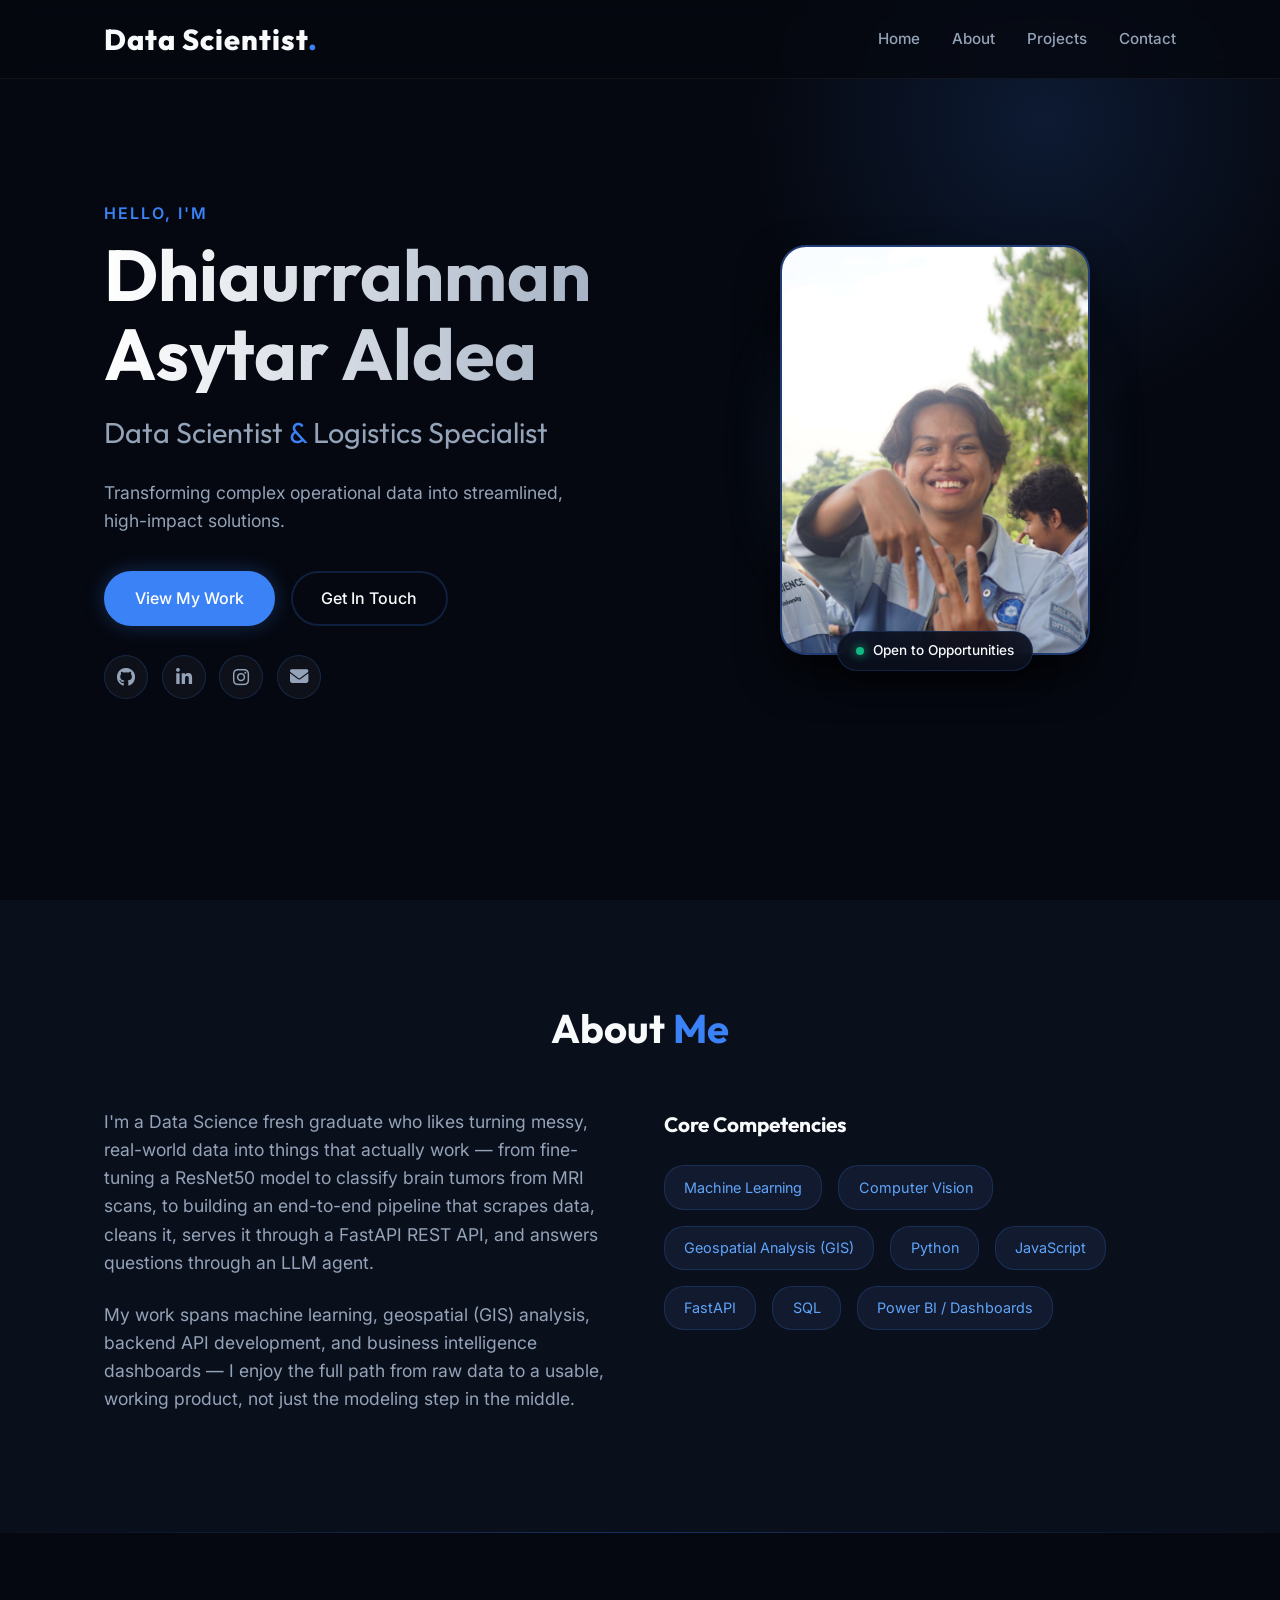
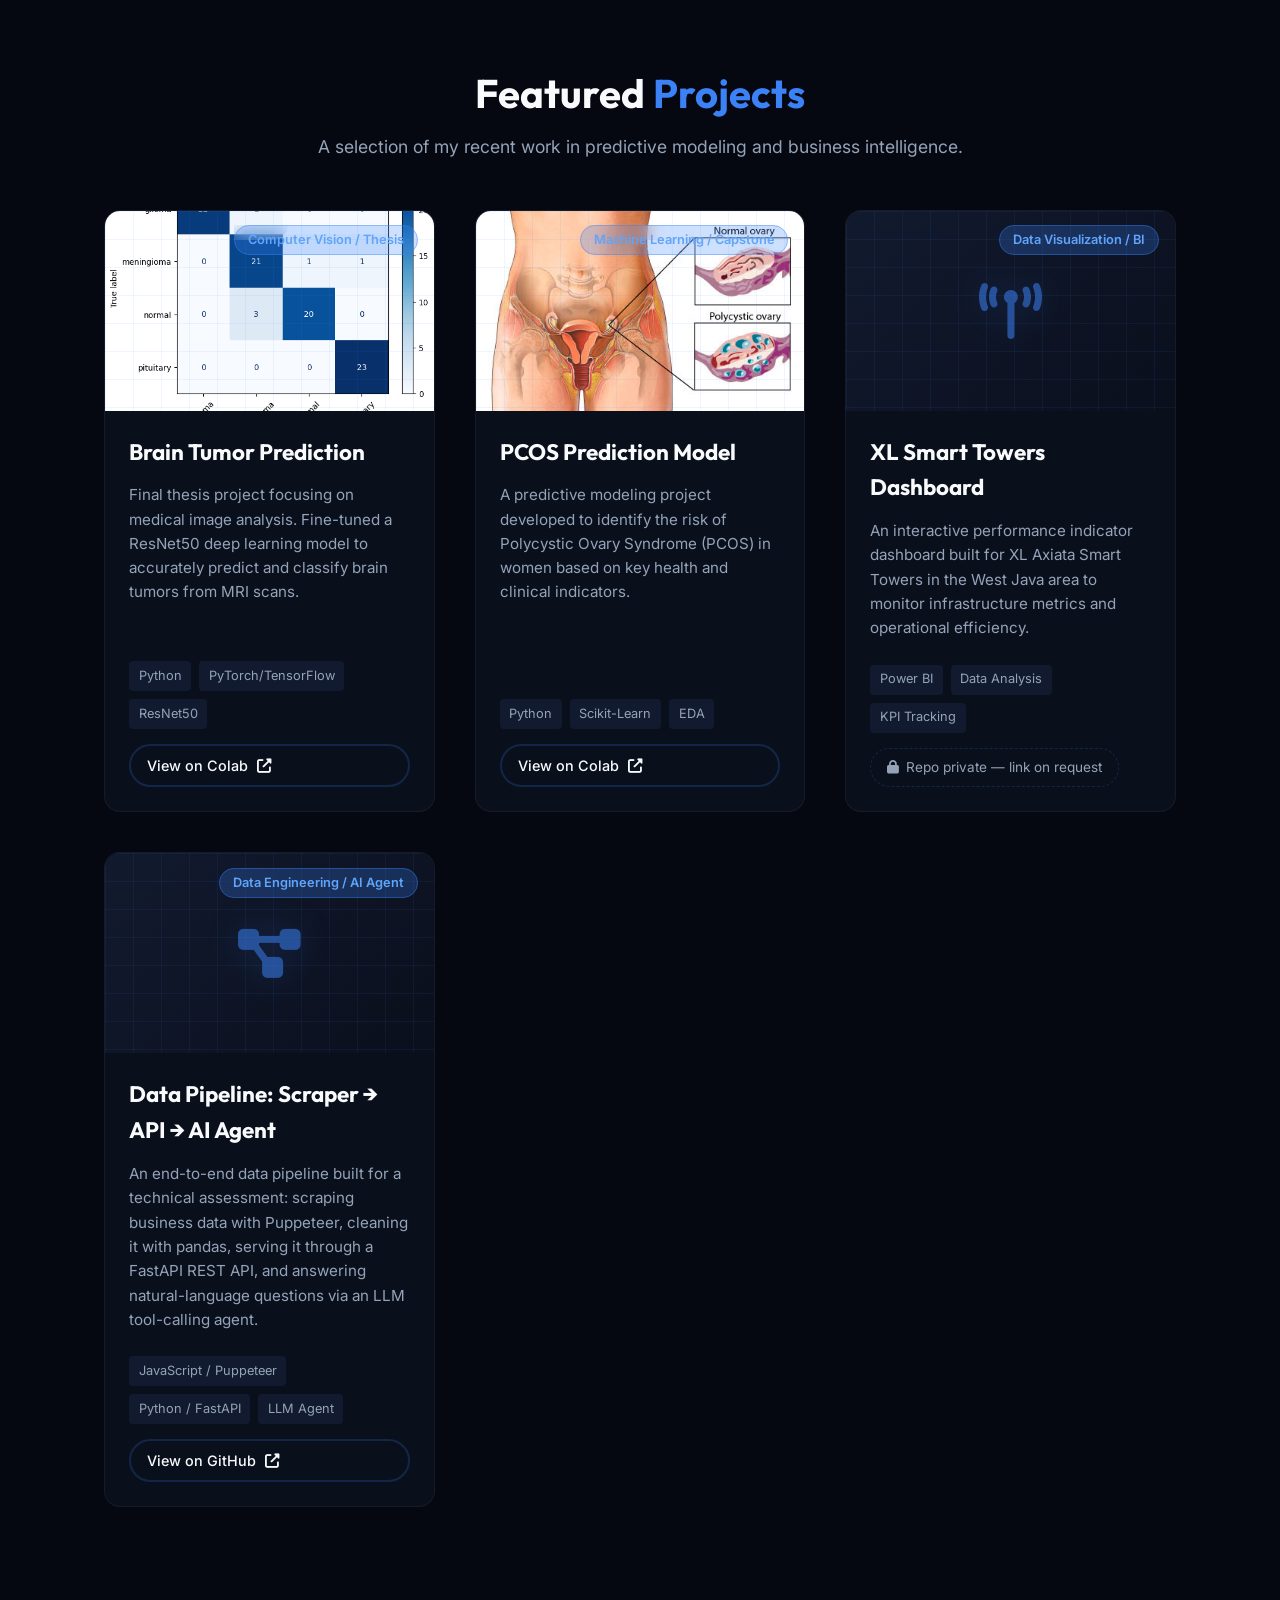
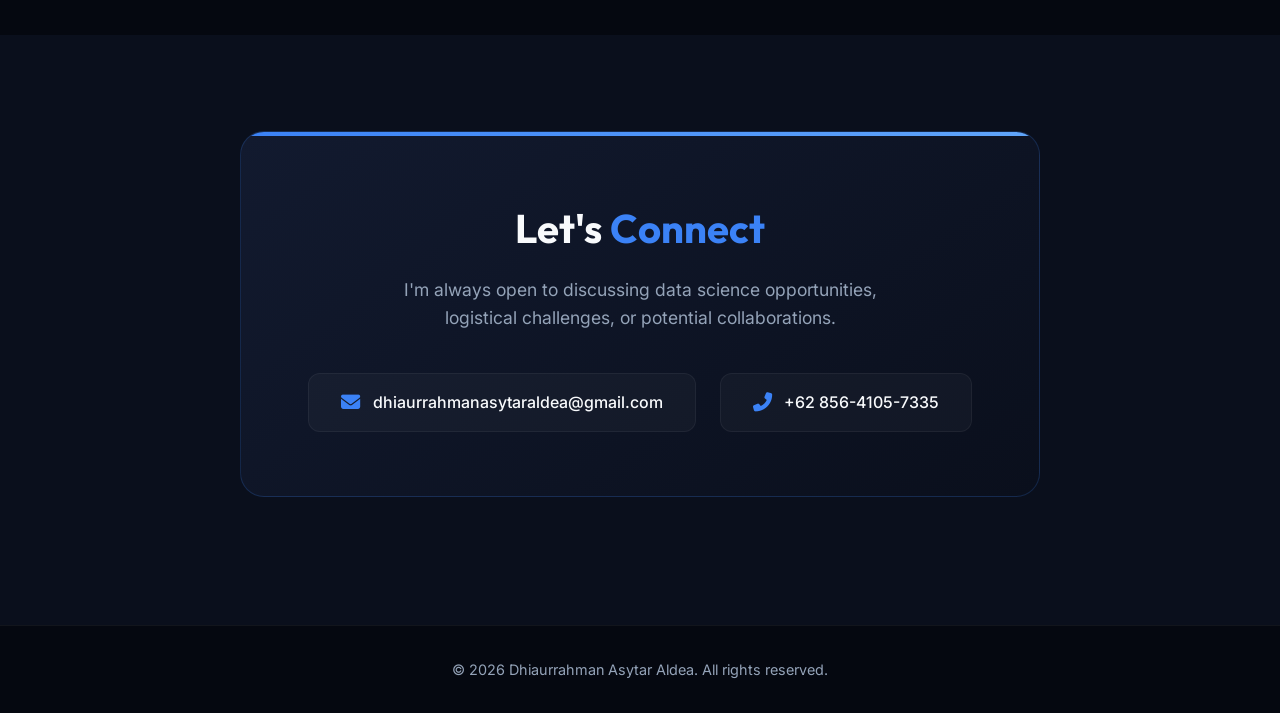
<file: index.html>
<!DOCTYPE html>
<html lang="en">

<head>
    <meta charset="UTF-8">
    <meta name="viewport" content="width=device-width, initial-scale=1.0">
    <title>Dhiaurrahman Asytar Aldea | Data Science Portfolio</title>
    <meta name="description"
        content="Portfolio of Dhiaurrahman Asytar Aldea, a Data Science fresh graduate specializing in organizational logistics, machine learning, and statistical analysis.">

    <!-- Google Fonts -->
    <link rel="preconnect" href="https://fonts.googleapis.com">
    <link rel="preconnect" href="https://fonts.gstatic.com" crossorigin>
    <link
        href="https://fonts.googleapis.com/css2?family=Inter:wght@300;400;500;600&family=Outfit:wght@400;600;800&display=swap"
        rel="stylesheet">

    <!-- Font Awesome -->
    <link rel="stylesheet" href="https://cdnjs.cloudflare.com/ajax/libs/font-awesome/6.4.0/css/all.min.css">

    <link rel="stylesheet" href="style.css">
</head>

<body>
    <!-- Navigation -->
    <nav class="navbar">
        <div class="nav-container">
            <a href="#home" class="logo">Data Scientist<span class="dot">.</span></a>
            <ul class="nav-links">
                <li><a href="#home">Home</a></li>
                <li><a href="#about">About</a></li>
                <li><a href="#projects">Projects</a></li>
                <li><a href="#contact">Contact</a></li>
            </ul>
            <div class="hamburger">
                <i class="fas fa-bars"></i>
            </div>
        </div>
    </nav>

    <!-- Hero Section -->
    <section id="home" class="hero">
        <div class="hero-inner">
            <div class="hero-content fade-in-up">
                <p class="greeting">Hello, I'm</p>
                <h1 class="name">Dhiaurrahman<br>Asytar Aldea</h1>
                <h2 class="title">Data Scientist <span class="highlight">&</span> Logistics Specialist</h2>
                <p class="short-bio">Transforming complex operational data into streamlined, high-impact solutions.</p>
                <div class="hero-cta">
                    <a href="#projects" class="btn btn-primary">View My Work</a>
                    <a href="#contact" class="btn btn-outline">Get In Touch</a>
                </div>
                <div class="hero-socials">
                    <a href="https://github.com/DhiaurrahmanAldea" target="_blank" rel="noopener noreferrer" aria-label="GitHub" class="social-icon" title="GitHub">
                        <i class="fab fa-github"></i>
                    </a>
                    <a href="https://www.linkedin.com/in/dhiaurrahman-asytar-aldea-9032a727b" target="_blank" rel="noopener noreferrer" aria-label="LinkedIn" class="social-icon" title="LinkedIn">
                        <i class="fab fa-linkedin-in"></i>
                    </a>
                    <a href="https://www.instagram.com/da.aldea/" target="_blank" rel="noopener noreferrer" aria-label="Instagram" class="social-icon" title="Instagram">
                        <i class="fab fa-instagram"></i>
                    </a>
                    <a href="mailto:dhiaurrahmanasytaraldea@gmail.com" aria-label="Email" class="social-icon" title="Email">
                        <i class="fas fa-envelope"></i>
                    </a>
                </div>
            </div>
            <div class="hero-visual fade-in">
                <div class="hero-avatar-wrapper">
                    <div class="avatar-glow"></div>
                    <div class="avatar-frame">
                        <img src="media/DSC08643.jpg" alt="Dhiaurrahman Asytar Aldea" class="hero-avatar-img">
                    </div>
                    <div class="avatar-badge">
                        <span class="status-indicator"></span>
                        <span>Open to Opportunities</span>
                    </div>
                </div>
            </div>
        </div>
    </section>

    <!-- About Section -->
    <section id="about" class="about">
        <div class="section-container">
            <div class="section-header fade-in-up">
                <h2>About <span class="highlight">Me</span></h2>
            </div>
            <div class="about-content">
                <div class="about-text fade-in-up delay-1">
                    <p>I'm a Data Science fresh graduate who likes turning messy, real-world data into things that
                        actually work — from fine-tuning a ResNet50 model to classify brain tumors from MRI scans, to
                        building an end-to-end pipeline that scrapes data, cleans it, serves it through a FastAPI
                        REST API, and answers questions through an LLM agent.</p>
                    <p>My work spans machine learning, geospatial (GIS) analysis, backend API development, and
                        business intelligence dashboards — I enjoy the full path from raw data to a usable, working
                        product, not just the modeling step in the middle.</p>
                </div>
                <div class="skills-container fade-in-up delay-2">
                    <h3>Core Competencies</h3>
                    <div class="skills-grid">
                        <div class="skill-item">Machine Learning</div>
                        <div class="skill-item">Computer Vision</div>
                        <div class="skill-item">Geospatial Analysis (GIS)</div>
                        <div class="skill-item">Python</div>
                        <div class="skill-item">JavaScript</div>
                        <div class="skill-item">FastAPI</div>
                        <div class="skill-item">SQL</div>
                        <div class="skill-item">Power BI / Dashboards</div>
                    </div>
                </div>
            </div>
        </div>
    </section>

    <!-- Projects Section -->
    <section id="projects" class="projects">
        <div class="section-container">
            <div class="section-header fade-in-up">
                <h2>Featured <span class="highlight">Projects</span></h2>
                <p>A selection of my recent work in predictive modeling and business intelligence.</p>
            </div>

            <div class="projects-grid">
                <!-- Project 1: Brain Tumor Prediction -->
                <div class="project-card fade-in-up delay-1">
                    <div class="project-image">
                        <img src="media/ResNet.png" alt="Brain Tumor Prediction ResNet50" class="project-thumb">
                        <div class="project-overlay">
                            <span class="project-category">Computer Vision / Thesis</span>
                        </div>
                    </div>
                    <div class="project-info">
                        <h3>Brain Tumor Prediction</h3>
                        <p>Final thesis project focusing on medical image analysis. Fine-tuned a ResNet50 deep learning
                            model to accurately predict and classify brain tumors from MRI scans.</p>
                        <div class="project-tech">
                            <span>Python</span>
                            <span>PyTorch/TensorFlow</span>
                            <span>ResNet50</span>
                        </div>
                        <a href="https://colab.research.google.com/drive/1M1V9ptyN9FBtUYHw3OEoLp2GEwbb3Dez"
                            class="btn btn-outline" target="_blank" rel="noopener"
                            style="margin-top: 15px; display: inline-block; padding: 8px 16px; font-size: 0.9rem;">View
                            on Colab <i class="fas fa-external-link-alt" style="margin-left: 5px;"></i></a>
                    </div>
                </div>

                <!-- Project 2: PCOS Prediction -->
                <div class="project-card fade-in-up delay-2">
                    <div class="project-image">
                        <img src="media/pcos.jpg" alt="PCOS Prediction Model" class="project-thumb">
                        <div class="project-overlay">
                            <span class="project-category">Machine Learning / Capstone</span>
                        </div>
                    </div>
                    <div class="project-info">
                        <h3>PCOS Prediction Model</h3>
                        <p>A predictive modeling project developed to identify the risk of Polycystic Ovary Syndrome
                            (PCOS) in women based on key health and clinical indicators.</p>
                        <div class="project-tech">
                            <span>Python</span>
                            <span>Scikit-Learn</span>
                            <span>EDA</span>
                        </div>
                        <a href="https://colab.research.google.com/drive/15jOlFzkjnDXB_-VZljCdGW3VH4mH2Wak"
                            class="btn btn-outline" target="_blank" rel="noopener"
                            style="margin-top: 15px; display: inline-block; padding: 8px 16px; font-size: 0.9rem;">View
                            on Colab <i class="fas fa-external-link-alt" style="margin-left: 5px;"></i></a>
                    </div>
                </div>

                <!-- Project 3: XL Smart Towers Dashboard -->
                <div class="project-card fade-in-up delay-3">
                    <div class="project-image">
                        <i class="fas fa-tower-broadcast"></i>
                        <div class="project-overlay">
                            <span class="project-category">Data Visualization / BI</span>
                        </div>
                    </div>
                    <div class="project-info">
                        <h3>XL Smart Towers Dashboard</h3>
                        <p>An interactive performance indicator dashboard built for XL Axiata Smart Towers in the West
                            Java area to monitor infrastructure metrics and operational efficiency.</p>
                        <div class="project-tech">
                            <span>Power BI</span>
                            <span>Data Analysis</span>
                            <span>KPI Tracking</span>
                        </div>
                        <span class="project-cta-pending"><i class="fas fa-lock"></i> Repo private — link on
                            request</span>
                    </div>
                </div>

                <!-- Project 4: Urbansolv Data Pipeline -->
                <div class="project-card fade-in-up delay-1">
                    <div class="project-image">
                        <i class="fas fa-diagram-project"></i>
                        <div class="project-overlay">
                            <span class="project-category">Data Engineering / AI Agent</span>
                        </div>
                    </div>
                    <div class="project-info">
                        <h3>Data Pipeline: Scraper → API → AI Agent</h3>
                        <p>An end-to-end data pipeline built for a technical assessment: scraping business data with
                            Puppeteer, cleaning it with pandas, serving it through a FastAPI REST API, and answering
                            natural-language questions via an LLM tool-calling agent.</p>
                        <div class="project-tech">
                            <span>JavaScript / Puppeteer</span>
                            <span>Python / FastAPI</span>
                            <span>LLM Agent</span>
                        </div>
                        <a href="https://github.com/DhiaurrahmanAldea/Test-Case-AI-Engineer-Urbansolv"
                            class="btn btn-outline" target="_blank" rel="noopener"
                            style="margin-top: 15px; display: inline-block; padding: 8px 16px; font-size: 0.9rem;">View
                            on GitHub <i class="fas fa-external-link-alt" style="margin-left: 5px;"></i></a>
                    </div>
                </div>
            </div>
        </div>
    </section>

    <!-- Contact Section -->
    <section id="contact" class="contact">
        <div class="section-container">
            <div class="contact-box fade-in-up">
                <h2>Let's <span class="highlight">Connect</span></h2>
                <p>I'm always open to discussing data science opportunities, logistical challenges, or potential
                    collaborations.</p>
                <div class="contact-links">
                    <a href="mailto:dhiaurrahmanasytaraldea@gmail.com" class="contact-item">
                        <i class="fas fa-envelope"></i>
                        <span>dhiaurrahmanasytaraldea@gmail.com</span>
                    </a>
                    <a href="tel:+6285641057335" class="contact-item">
                        <i class="fas fa-phone-alt"></i>
                        <span>+62 856-4105-7335</span>
                    </a>
                </div>
            </div>
        </div>
    </section>

    <!-- Footer -->
    <footer>
        <div class="footer-content">
            <p>&copy; 2026 Dhiaurrahman Asytar Aldea. All rights reserved.</p>
        </div>
    </footer>

    <script src="script.js"></script>
</body>

</html>
</file>
<file: style.css>
:root {
    --bg-color: #050810;
    --surface-color: #0a0f1c;
    --surface-light: #121a2f;
    --primary-color: #3b82f6;
    --accent-color: #60a5fa;
    --text-main: #f8fafc;
    --text-muted: #94a3b8;
    --border-color: rgba(59, 130, 246, 0.2);
    --glow: 0 0 20px rgba(59, 130, 246, 0.3);
}

* {
    margin: 0;
    padding: 0;
    box-sizing: border-box;
}

html {
    scroll-behavior: smooth;
}

body {
    font-family: 'Inter', sans-serif;
    background-color: var(--bg-color);
    color: var(--text-main);
    line-height: 1.6;
    overflow-x: hidden;
}

h1, h2, h3, h4, .logo, .name, .title {
    font-family: 'Outfit', sans-serif;
}

a {
    text-decoration: none;
    color: inherit;
}

ul {
    list-style: none;
}

.highlight {
    color: var(--primary-color);
}

/* Typography & Utilities */
.section-container {
    max-width: 1200px;
    margin: 0 auto;
    padding: 0 5%;
}

.section-header {
    margin-bottom: 3rem;
    text-align: center;
}

.section-header h2 {
    font-size: 2.5rem;
    margin-bottom: 0.5rem;
}

.section-header p {
    color: var(--text-muted);
    font-size: 1.1rem;
}

/* Buttons */
.btn {
    display: inline-block;
    padding: 0.8rem 1.8rem;
    border-radius: 30px;
    font-weight: 500;
    transition: all 0.3s ease;
    cursor: pointer;
}

.btn-primary {
    background-color: var(--primary-color);
    color: #fff;
    border: 2px solid var(--primary-color);
    box-shadow: var(--glow);
}

.btn-primary:hover {
    background-color: transparent;
    color: var(--primary-color);
    box-shadow: none;
}

.btn-outline {
    background-color: transparent;
    color: var(--text-main);
    border: 2px solid var(--border-color);
}

.btn-outline:hover {
    border-color: var(--primary-color);
    color: var(--primary-color);
}

/* Navigation */
.navbar {
    position: fixed;
    top: 0;
    width: 100%;
    z-index: 1000;
    background: rgba(5, 8, 16, 0.8);
    backdrop-filter: blur(10px);
    border-bottom: 1px solid rgba(255, 255, 255, 0.05);
    transition: all 0.3s ease;
}

.nav-container {
    display: flex;
    justify-content: space-between;
    align-items: center;
    max-width: 1200px;
    margin: 0 auto;
    padding: 1rem 5%;
}

.logo {
    font-size: 1.8rem;
    font-weight: 800;
    letter-spacing: 1px;
}

.logo .dot {
    color: var(--primary-color);
}

.nav-links {
    display: flex;
    gap: 2rem;
}

.nav-links a {
    font-size: 0.95rem;
    font-weight: 500;
    color: var(--text-muted);
    transition: color 0.3s ease;
}

.nav-links a:hover {
    color: var(--primary-color);
}

.hamburger {
    display: none;
    font-size: 1.5rem;
    cursor: pointer;
    color: var(--text-main);
}

/* Hero Section */
.hero {
    min-height: 100vh;
    position: relative;
    overflow: hidden;
}

.hero::before {
    content: '';
    position: absolute;
    top: -20%;
    right: -5%;
    width: 600px;
    height: 600px;
    background: radial-gradient(circle, rgba(59,130,246,0.15) 0%, rgba(5,8,16,0) 70%);
    z-index: 0;
    pointer-events: none;
}

.hero-inner {
    display: flex;
    align-items: center;
    max-width: 1200px;
    margin: 0 auto;
    padding: 0 5%;
    min-height: 100vh;
    position: relative;
    z-index: 1;
}

.hero-content {
    flex: 1.1;
    z-index: 1;
}

.greeting {
    color: var(--primary-color);
    font-weight: 600;
    letter-spacing: 2px;
    margin-bottom: 0.5rem;
    text-transform: uppercase;
}

.name {
    font-size: 4.5rem;
    line-height: 1.1;
    margin-bottom: 1rem;
    background: linear-gradient(to right, #fff, #94a3b8);
    -webkit-background-clip: text;
    background-clip: text;
    -webkit-text-fill-color: transparent;
}

.title {
    font-size: 1.8rem;
    color: var(--text-muted);
    margin-bottom: 1.5rem;
    font-weight: 400;
}

.short-bio {
    font-size: 1.1rem;
    color: var(--text-muted);
    max-width: 500px;
    margin-bottom: 2.2rem;
}

.hero-cta {
    display: flex;
    gap: 1rem;
}

/* Hero Socials */
.hero-socials {
    display: flex;
    gap: 0.85rem;
    margin-top: 1.8rem;
    align-items: center;
}

.social-icon {
    width: 44px;
    height: 44px;
    border-radius: 50%;
    background: rgba(255, 255, 255, 0.04);
    border: 1px solid var(--border-color);
    display: inline-flex;
    align-items: center;
    justify-content: center;
    color: var(--text-muted);
    font-size: 1.15rem;
    transition: all 0.3s cubic-bezier(0.4, 0, 0.2, 1);
}

.social-icon:hover {
    color: #ffffff;
    background: var(--primary-color);
    border-color: var(--accent-color);
    box-shadow: 0 0 16px rgba(59, 130, 246, 0.5);
    transform: translateY(-4px);
}

/* Hero Avatar Showcase */
.hero-visual {
    flex: 0.9;
    display: flex;
    justify-content: center;
    align-items: center;
}

.hero-avatar-wrapper {
    position: relative;
    width: 310px;
    height: 410px;
    display: flex;
    align-items: center;
    justify-content: center;
}

.avatar-glow {
    position: absolute;
    inset: -15px;
    background: radial-gradient(circle, rgba(59, 130, 246, 0.35) 0%, rgba(96, 165, 250, 0.1) 50%, transparent 70%);
    filter: blur(24px);
    border-radius: 36px;
    z-index: 0;
    animation: pulseGlow 4s ease-in-out infinite alternate;
}

@keyframes pulseGlow {
    0% {
        opacity: 0.55;
        transform: scale(0.96);
    }
    100% {
        opacity: 1;
        transform: scale(1.04);
    }
}

.avatar-frame {
    position: relative;
    width: 100%;
    height: 100%;
    border-radius: 26px;
    overflow: hidden;
    border: 2px solid rgba(59, 130, 246, 0.35);
    background: var(--surface-light);
    box-shadow: 0 20px 40px rgba(0, 0, 0, 0.6), inset 0 0 20px rgba(59, 130, 246, 0.2);
    z-index: 1;
    transition: border-color 0.4s ease, box-shadow 0.4s ease;
}

.hero-avatar-wrapper:hover .avatar-frame {
    border-color: var(--accent-color);
    box-shadow: 0 25px 50px rgba(0, 0, 0, 0.7), 0 0 30px rgba(59, 130, 246, 0.35);
}

.hero-avatar-img {
    width: 100%;
    height: 100%;
    object-fit: cover;
    object-position: center 15%;
    display: block;
    transition: transform 0.5s ease;
}

.hero-avatar-wrapper:hover .hero-avatar-img {
    transform: scale(1.03);
}

.avatar-badge {
    position: absolute;
    bottom: -16px;
    background: rgba(10, 15, 28, 0.92);
    backdrop-filter: blur(12px);
    border: 1px solid var(--border-color);
    padding: 0.5rem 1.1rem;
    border-radius: 30px;
    display: flex;
    align-items: center;
    gap: 0.6rem;
    font-size: 0.85rem;
    font-weight: 500;
    color: var(--text-main);
    box-shadow: 0 8px 25px rgba(0, 0, 0, 0.5);
    z-index: 2;
}

.status-indicator {
    width: 8px;
    height: 8px;
    border-radius: 50%;
    background-color: #10b981;
    box-shadow: 0 0 10px #10b981;
    animation: blink 2s infinite ease-in-out;
}

@keyframes blink {
    0%, 100% { opacity: 1; transform: scale(1); }
    50% { opacity: 0.4; transform: scale(0.85); }
}

/* About Section */
.about {
    padding: 6rem 0;
    background-color: var(--surface-color);
    position: relative;
}

.about::after {
    content: '';
    position: absolute;
    bottom: 0;
    left: 0;
    width: 100%;
    height: 1px;
    background: linear-gradient(90deg, transparent, rgba(59,130,246,0.3), transparent);
}

.about-content {
    display: grid;
    grid-template-columns: 1fr;
    gap: 3rem;
}

@media (min-width: 900px) {
    .about-content {
        grid-template-columns: 1fr 1fr;
        align-items: start;
    }
}

.about-text p {
    margin-bottom: 1.5rem;
    font-size: 1.1rem;
    color: var(--text-muted);
}

.skills-container h3 {
    margin-bottom: 1.5rem;
    font-size: 1.3rem;
}

.skills-grid {
    display: flex;
    flex-wrap: wrap;
    gap: 1rem;
}

.skill-item {
    background: var(--surface-light);
    border: 1px solid var(--border-color);
    padding: 0.6rem 1.2rem;
    border-radius: 20px;
    font-size: 0.9rem;
    color: var(--accent-color);
    transition: all 0.3s ease;
}

.skill-item:hover {
    transform: translateY(-3px);
    background: rgba(59, 130, 246, 0.1);
    box-shadow: var(--glow);
}

/* Projects Section */
.projects {
    padding: 8rem 0;
}

.projects-grid {
    display: grid;
    grid-template-columns: 1fr;
    gap: 2.5rem;
}

@media (min-width: 768px) {
    .projects-grid {
        grid-template-columns: repeat(auto-fit, minmax(300px, 1fr));
    }
}

.project-card {
    background: var(--surface-color);
    border-radius: 16px;
    overflow: hidden;
    border: 1px solid rgba(255, 255, 255, 0.05);
    transition: all 0.4s ease;
    display: flex;
    flex-direction: column;
}

.project-card:hover {
    transform: translateY(-10px);
    border-color: var(--border-color);
    box-shadow: 0 10px 30px rgba(0, 0, 0, 0.5);
}

.project-image {
    height: 200px;
    position: relative;
    display: flex;
    align-items: center;
    justify-content: center;
    background: linear-gradient(135deg, var(--surface-light) 0%, var(--surface-color) 100%);
    overflow: hidden;
}

.project-image::before {
    content: '';
    position: absolute;
    inset: 0;
    background-image:
        linear-gradient(rgba(59, 130, 246, 0.08) 1px, transparent 1px),
        linear-gradient(90deg, rgba(59, 130, 246, 0.08) 1px, transparent 1px);
    background-size: 28px 28px;
    z-index: 1;
    pointer-events: none;
}

.project-thumb {
    width: 100%;
    height: 100%;
    object-fit: cover;
    object-position: center;
    display: block;
    transition: transform 0.6s cubic-bezier(0.2, 0, 0.2, 1);
    z-index: 0;
}

.project-card:hover .project-thumb {
    transform: scale(1.08);
}

.project-image i {
    position: relative;
    font-size: 3.5rem;
    color: var(--primary-color);
    opacity: 0.55;
    filter: drop-shadow(0 0 18px rgba(59, 130, 246, 0.35));
    z-index: 1;
}

.project-overlay {
    position: absolute;
    top: 1rem;
    right: 1rem;
    z-index: 2;
}

/* CTA shown when a project has no public link yet — clearly not clickable */
.project-cta-pending {
    display: inline-flex;
    align-items: center;
    gap: 0.4rem;
    margin-top: 15px;
    padding: 8px 16px;
    font-size: 0.85rem;
    color: var(--text-muted);
    border: 1px dashed var(--border-color);
    border-radius: 30px;
    width: fit-content;
}

.project-category {
    background: rgba(59, 130, 246, 0.25);
    backdrop-filter: blur(8px);
    border: 1px solid rgba(59, 130, 246, 0.4);
    color: var(--accent-color);
    padding: 0.4rem 0.8rem;
    border-radius: 20px;
    font-size: 0.8rem;
    font-weight: 600;
}

.project-info {
    padding: 1.5rem;
    flex: 1;
    display: flex;
    flex-direction: column;
}

.project-info h3 {
    font-size: 1.4rem;
    margin-bottom: 0.8rem;
}

.project-info p {
    color: var(--text-muted);
    font-size: 0.95rem;
    margin-bottom: 1.5rem;
    flex: 1;
}

.project-tech {
    display: flex;
    flex-wrap: wrap;
    gap: 0.5rem;
}

.project-tech span {
    font-size: 0.8rem;
    color: var(--text-muted);
    background: var(--surface-light);
    padding: 0.3rem 0.6rem;
    border-radius: 4px;
}

/* Contact Section */
.contact {
    padding: 6rem 0 8rem;
    background-color: var(--surface-color);
}

.contact-box {
    background: linear-gradient(145deg, var(--surface-light), var(--surface-color));
    border: 1px solid var(--border-color);
    border-radius: 24px;
    padding: 4rem 2rem;
    text-align: center;
    max-width: 800px;
    margin: 0 auto;
    position: relative;
    overflow: hidden;
}

.contact-box::before {
    content: '';
    position: absolute;
    top: 0;
    left: 0;
    width: 100%;
    height: 4px;
    background: linear-gradient(90deg, var(--primary-color), var(--accent-color));
}

.contact-box h2 {
    font-size: 2.5rem;
    margin-bottom: 1rem;
}

.contact-box p {
    color: var(--text-muted);
    margin-bottom: 2.5rem;
    font-size: 1.1rem;
    max-width: 500px;
    margin-left: auto;
    margin-right: auto;
}

.contact-links {
    display: flex;
    flex-direction: column;
    gap: 1.5rem;
    align-items: center;
}

@media (min-width: 600px) {
    .contact-links {
        flex-direction: row;
        justify-content: center;
    }
}

.contact-item {
    display: flex;
    align-items: center;
    gap: 0.8rem;
    background: rgba(255, 255, 255, 0.03);
    padding: 1rem 2rem;
    border-radius: 12px;
    border: 1px solid rgba(255, 255, 255, 0.05);
    transition: all 0.3s ease;
    font-weight: 500;
}

.contact-item i {
    color: var(--primary-color);
    font-size: 1.2rem;
}

.contact-item:hover {
    background: rgba(59, 130, 246, 0.1);
    border-color: var(--border-color);
    transform: translateY(-3px);
}

/* Footer */
footer {
    text-align: center;
    padding: 2rem;
    background: var(--bg-color);
    color: var(--text-muted);
    border-top: 1px solid rgba(255, 255, 255, 0.05);
    font-size: 0.9rem;
}

/* Animations */
.fade-in-up {
    opacity: 0;
    transform: translateY(30px);
    transition: opacity 0.8s ease, transform 0.8s ease;
}

.fade-in {
    opacity: 0;
    transition: opacity 1s ease;
}

.fade-in-up.visible, .fade-in.visible {
    opacity: 1;
    transform: translateY(0);
}

.delay-1 { transition-delay: 0.2s; }
.delay-2 { transition-delay: 0.4s; }
.delay-3 { transition-delay: 0.6s; }

/* Responsive adjustments */
@media (max-width: 899px) {
    .hero-inner {
        flex-direction: column-reverse;
        justify-content: center;
        text-align: center;
        padding-top: 7rem;
        padding-bottom: 4rem;
        min-height: auto;
    }

    .hero-content {
        margin-top: 2rem;
    }

    .hero-cta {
        justify-content: center;
    }

    .hero-socials {
        justify-content: center;
    }

    .short-bio {
        margin-left: auto;
        margin-right: auto;
    }

    .hero-avatar-wrapper {
        width: 230px;
        height: 300px;
    }

    .avatar-badge {
        font-size: 0.75rem;
        padding: 0.4rem 0.8rem;
    }
}

@media (max-width: 768px) {
    .name {
        font-size: 3rem;
    }
    
    .nav-links {
        display: none;
        position: absolute;
        top: 100%;
        left: 0;
        width: 100%;
        background: var(--surface-color);
        flex-direction: column;
        padding: 2rem;
        text-align: center;
        border-bottom: 1px solid var(--border-color);
    }
    
    .nav-links.active {
        display: flex;
    }
    
    .hamburger {
        display: block;
    }
}
</file>
